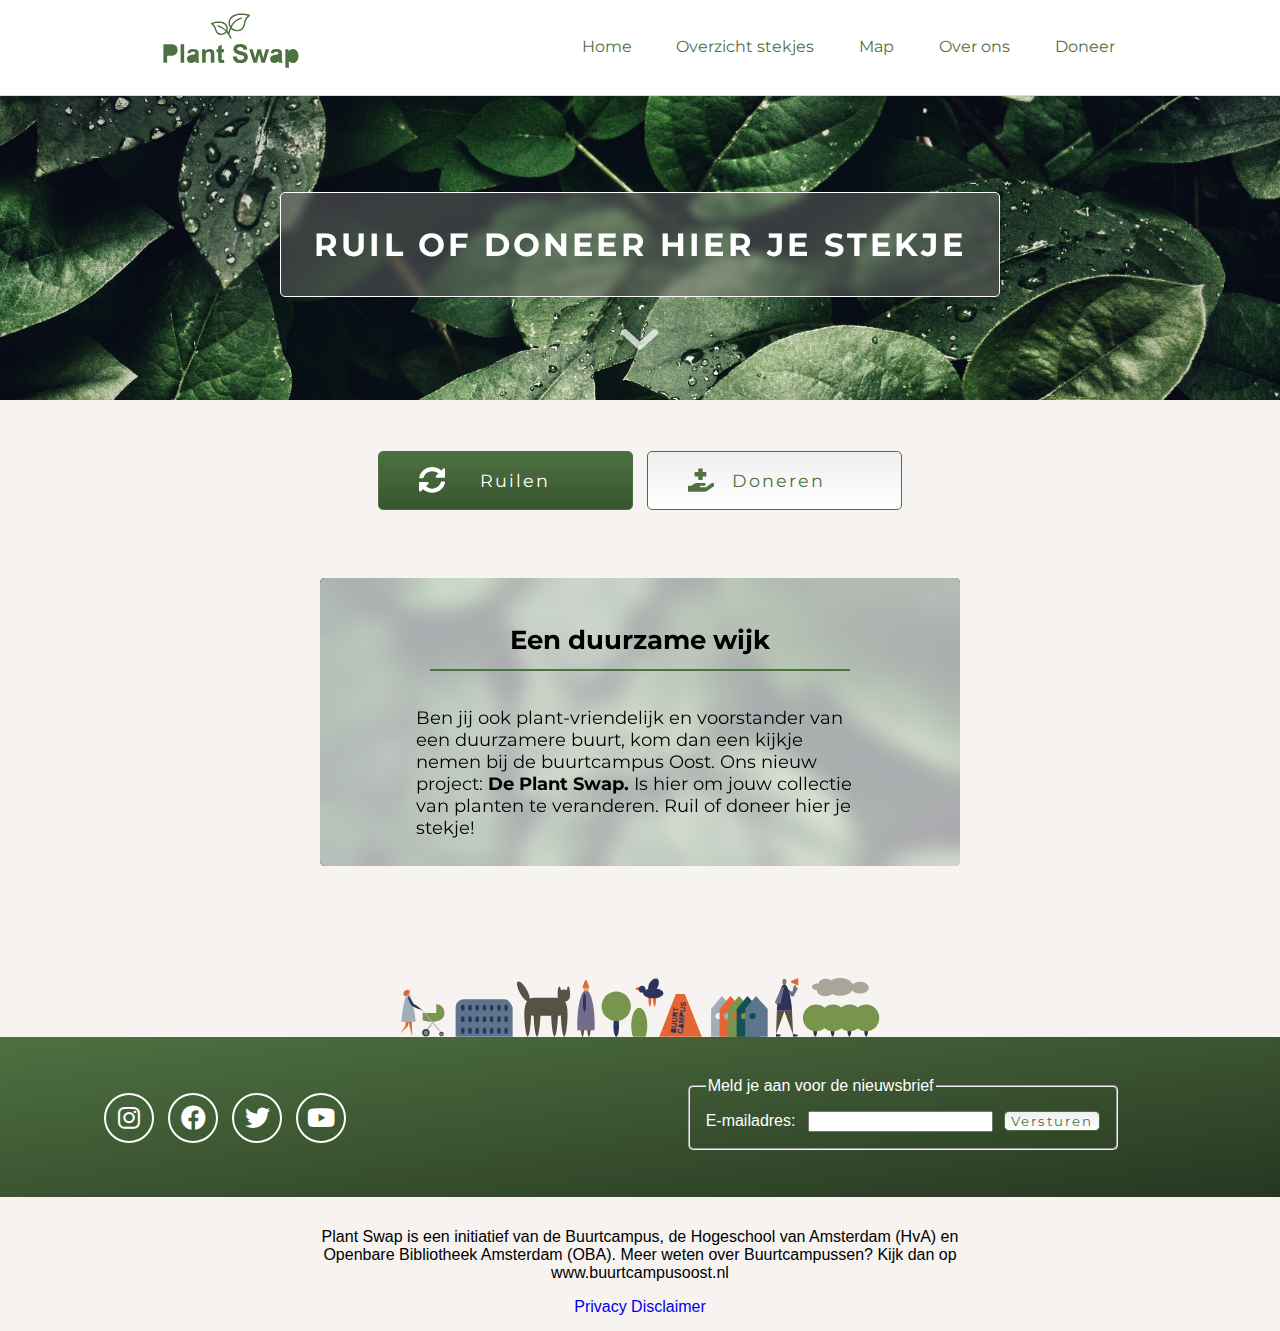
<file: index.html>
<!DOCTYPE html>
<html lang="en">

<head>
    <title>🌿Plant Swap - Home</title>
    <meta charset="UTF-8">
    <meta http-equiv="X-UA-Compatible" content="IE=edge">
    <meta name="viewport" content="width=device-width, initial-scale=1.0">
    <link rel="stylesheet" href="./styles/style.css">
    <link rel="stylesheet" href="./styles/overview.css">
    <link rel="stylesheet" href="./assets/fontawesome-free-6.2.1-web/css/all.css">
    <link rel="stylesheet" href="https://fonts.google.com/specimen/Montserrat">
</head>

<body>
<header>
    <nav>
        <div class="nav-container"> 
            <a href="index.html"> <img  class="logo" src="./assets//icons/plantswap-logo-green.svg" alt="plant swap logo"></a>
            <div class="nav-list">
                <ul class="nav-ul">
                    <li class="nav-item">
                        <a href="index.html" class="nav-link"> Home </a>
                    </li>
                    <li class="nav-item">
                        <a href="overview.html" class="nav-link"> Overzicht stekjes </a>
                    </li>
                    <li class="nav-item">
                        <a href="map.html" class="nav-link"> Map </a>
                    </li>
                    <li class="nav-item">
                        <a href="about-us.html" class="nav-link"> Over ons </a>
                    </li>
                    <li class="nav-item">
                        <a href="donate.html" class="nav-link"> Doneer </a>
                    </li>
                </ul>
            </div>
        </div>
    </nav>
    <div class="header-bottom">  
        <h1 class="header-h1 header-home">RUIL OF DONEER HIER JE STEKJE</h1>
        <img class="arrow-icon" src="./assets//icons/down-icon.svg" alt="arrow icon">
    </div>
    <div class="btn-container">
        <ul class="btn-list">
            <li class="btn-li">
                <a href="overzicht.html" class="btn-header btn-primary btn-all"> 
                    <svg class="icon-svg ruil-svg" width="24" height="24" viewBox="0 0 26 26" fill="none" xmlns="http://www.w3.org/2000/svg">
                        <path d="M19.0135 6.42277C17.3748 4.92207 15.2482 4.09943 12.992 4.10138C8.93173 4.10487 5.42645 6.82767 4.45863 
                        10.6046C4.38818 10.8796 4.13772 11.0737 3.84789 11.0737H0.844109C0.451069 11.0737 0.152488 10.7248 0.225194 10.347C1.35939 
                        4.45636 6.64746 0 13 0C16.4832 0 19.6463 1.33992 21.9802 3.52129L23.8524 1.69028C24.6449 0.915172 26 1.46414 26 2.56034V9.43318C26 
                        10.1127 25.4368 10.6636 24.7419 10.6636H17.7146C16.5938 10.6636 16.0325 9.33829 16.825 8.56312L19.0135 6.42277ZM1.25806 14.765H8.28535C9.40618 14.765 9.96749 16.0903 9.17496 16.8655L6.98645 19.0059C8.62519 20.5066 10.752 21.3292 13.0082 21.3272C17.0664 21.3237 20.5731 18.6027 21.5414 14.824C21.6118 14.5491 21.8623 14.3549 22.1521 14.3549H25.1559C25.549 14.3549 25.8476 14.7039 25.7749 15.0817C24.6406 20.9722 19.3525 25.4286 13 25.4286C9.51684 25.4286 6.3537 24.0887 4.01978 21.9073L2.14762 23.7383C1.35509 24.5134 0 23.9644 0 22.8682V15.9954C0 15.3158 0.563246 14.765 1.25806 14.765Z" fill="white"/>
                        </svg>
                        
                    <span>Ruilen</span>
                </a>
            </li>
            <li class="btn-li">
                <a href="doneer.html" class="btn-header btn-secondary btn-all">
                    <svg class="icon-svg" width="24" height="24"  viewBox="0 0 57 51" xmlns="http://www.w3.org/2000/svg">
                        <path d="M15.8351 17.3066H22.1688V23.6C22.1688 24.0172 22.3356 24.4174 22.6326 24.7125C22.9295 
                        25.0075 23.3323 25.1733 23.7522 25.1733H30.0859C30.5058 25.1733 30.9085 25.0075 31.2055 24.7125C31.5024 
                        24.4174 31.6693 24.0172 31.6693 23.6V17.3066H38.0029C38.4229 17.3066 38.8256 17.1409 39.1226 16.8458C39.4195 16.5508 39.5863 16.1506 39.5863 15.7333V9.43998C39.5863 9.02271 39.4195 8.62253 39.1226 8.32747C38.8256 8.03241 38.4229 7.86665 38.0029 7.86665H31.6693V1.57333C31.6693 1.15606 31.5024 0.755874 31.2055 0.460818C30.9085 0.165761 30.5058 0 30.0859 0H23.7522C23.3323 0 22.9295 0.165761 22.6326 0.460818C22.3356 0.755874 22.1688 1.15606 22.1688 1.57333V7.86665H15.8351C15.4152 7.86665 15.0124 8.03241 14.7155 8.32747C14.4185 8.62253 14.2517 9.02271 14.2517 .43998V15.7333C14.2517 16.1506 14.4185 16.5508 14.7155 16.8458C15.0124 17.1409 15.4152 17.3066 15.8351 17.3066ZM56.231                          33.0704C55.9233 32.6537 55.5359 32.3014 55.0908 32.0338C54.6458 31.7663 54.1519 31.5887 53.6376 31.5113C53.1233 31.4339 
                        52.5987 31.4583 52.0939 31.5829C51.5891 31.7075 51.114 31.93 50.696 32.2375L38.853 40.9086H26.917C26.4971 40.9086 26.0944 40.7428 25.7974 40.4477C25.5005 40.1527 25.3336 39.7525 25.3336 39.3352C25.3336 38.918 25.5005 38.5178 25.7974 38.2227C26.0944 37.9277 26.4971 37.7619 26.917 37.7619H34.6599C36.2434 37.7619 37.7031 36.693 37.9623 35.1453C38.0389 34.6933 38.0153 34.2302  37.8933 33.7882C37.7713 33.3462 37.5538 32.936 37.2559 32.5861C36.958 32.2362 36.5869 31.955 36.1685 31.7622C35.7501 31.5694 5.2944 31.4695 34.8331 31.4696H18.999C16.3284 31.469 13.7388 32.3803 11.6638 34.0508L7.06203 37.7619H1.58341C1.16435 37.7647 0.763254 37.9314 0.466923 38.2258C0.170591 38.5203 0.00285177 38.9188 0 39.3352V48.7752C0.00285177 49.1916 0.170591 49.5901  0.466923 49.8846C0.763254 50.179 1.16435 50.3457 1.58341 50.3485H35.9237C38.1201 50.3433 40.2582 49.6454 42.0297 48.3553L55.3928 38.5643C56.2362 37.9455 56.7981 37.0196 56.9553 35.9896C57.1124 34.9596 56.8519 33.9098 56.231 33.0704V33.0704Z" />
                    </svg>       
                    <span>Doneren</span>
                </a>
            </li>
        </ul>
    </div>
</header>

<main>
    <section class="content-main">
        <div class="blur">
            <h2 class="h2-main">Een duurzame wijk</h2>
            <p class="koptext">
                Ben jij ook plant-vriendelijk en voorstander van een duurzamere buurt,
                kom dan een kijkje nemen bij de buurtcampus Oost. Ons nieuw project: <strong>De Plant Swap. </strong> 
                Is hier om jouw collectie van planten te veranderen. Ruil of doneer hier je stekje! 
            </p>
        </div>
    </section>
</main>

<footer>
    <div class="frame-footer-logo">
        <img class="footer-logo" src="./assets//icons/BuurtcampusFooter.svg" alt="Buurtcampus logo">
    </div>
    <section class="content-footer">
        <div class="socials-frame">
            <ul class="ul-socials">
                <li class="li-social">
                    <a class="social-icon" href="https://www.instagram.com/buurtcampus_oost/" target="_blank"><i class="fa-brands fa-instagram"></i></a>
                </li>
                <li class="li-social">
                    <a class="social-icon" href="https://www.facebook.com/buurtcampusoost/" target="_blank"><i class="fa-brands fa-facebook"></i></a>
                </li>
                <li class="li-social">
                    <a class="social-icon" href="https://twitter.com/buurtcampus/" target="_blank"><i class="fa-brands fa-twitter"></i></a>
                </li>
                <li class="li-social">
                    <a class="social-icon" href="https://www.youtube.com/channel/UCP4o6SLi_oy7sVsodrD3Fxw/" target="_blank"><i class="fa-brands fa-youtube"></i></a>
                </li>
            </ul>
        </div>
        <div class="containter-mail">
            <div class="mail-frame">
                <fieldset class="fieldset-footer">
                    <legend class="header-mail"> Meld je aan voor de nieuwsbrief</legend>
                    <label class="label-footer"> E-mailadres: </label>
                    <input name="subscriberEmail" type="email">
                    <input class="btn-all btn-secondary btn-versturen" type="button" value="Versturen">
                </fieldset>
            </div>
        </div>
    </section>
    <div class="footer-footer">
        <p>
            Plant Swap is een initiatief van de Buurtcampus, de Hogeschool van Amsterdam (HvA) en Openbare Bibliotheek Amsterdam (OBA). 
            Meer weten over Buurtcampussen? Kijk dan op www.buurtcampusoost.nl
        </p>
        <a href="/s/en-US/article?urlname=Privacy-Disclaimer-NW">Privacy Disclaimer</a>
    </div>
</footer>

</body>

</html>
</file>
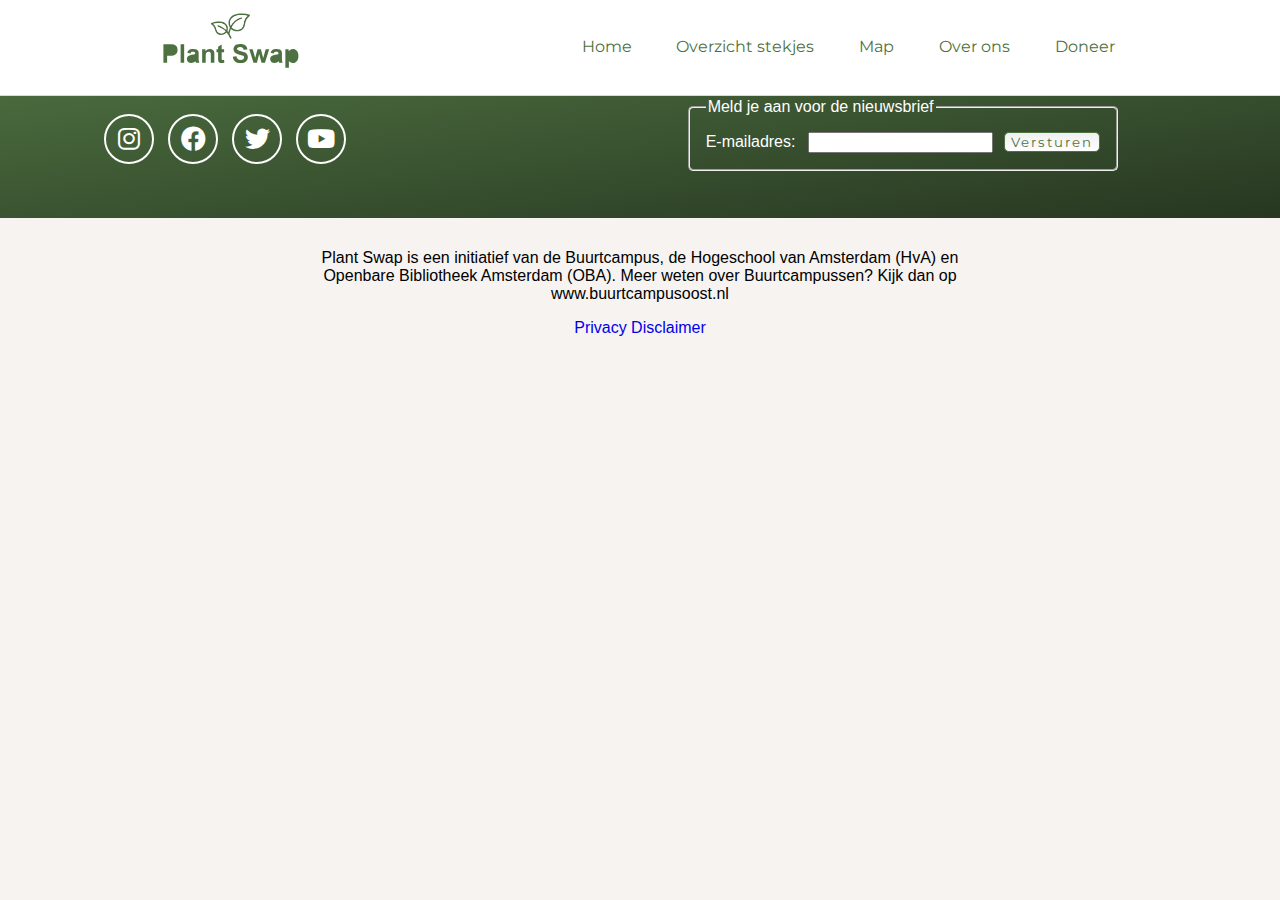
<file: about-us.html>
<!DOCTYPE html>
<html lang="en">
    <head>
        <title>🌿Plant Swap - Over ons</title>
        <meta charset="UTF-8">
        <meta http-equiv="X-UA-Compatible" content="IE=edge">
        <meta name="viewport" content="width=device-width, initial-scale=1.0">
        <link rel="stylesheet" href="./styles/style.css">
        <link rel="stylesheet" href="./assets/fontawesome-free-6.2.1-web/css/all.css">
        <link rel="stylesheet" href="https://fonts.google.com/specimen/Montserrat">
    </head>
<body>
    <header>
        <nav>
            <div class="nav-container"> 
                <a href="index.html"> <img  class="logo" src="./assets//icons/plantswap-logo-green.svg" alt="plant swap logo"></a>
                <div class="nav-list">
                    <ul class="nav-ul">
                        <li class="nav-item">
                            <a href="index.html" class="nav-link"> Home </a>
                        </li>
                        <li class="nav-item">
                            <a href="overview.html" class="nav-link"> Overzicht stekjes </a>
                        </li>
                        <li class="nav-item">
                            <a href="map.html" class="nav-link"> Map </a>
                        </li>
                        <li class="nav-item">
                            <a href="about-us.html" class="nav-link"> Over ons </a>
                        </li>
                        <li class="nav-item">
                            <a href="donate.html" class="nav-link"> Doneer </a>
                        </li>
                    </ul>
                </div>
            </div>
        </nav>
    </header>


    <footer>
        <div class="frame-footer-logo">
            <img class="footer-logo" src="./assets//icons/BuurtcampusFooter.svg" alt="Buurtcampus logo">
        </div>
        <section class="content-footer">
            <div class="socials-frame">
                <ul class="ul-socials">
                    <li class="li-social">
                        <a class="social-icon" href="https://www.instagram.com/buurtcampus_oost/" target="_blank"><i class="fa-brands fa-instagram"></i></a>
                    </li>
                    <li class="li-social">
                        <a class="social-icon" href="https://www.facebook.com/buurtcampusoost/" target="_blank"><i class="fa-brands fa-facebook"></i></a>
                    </li>
                    <li class="li-social">
                        <a class="social-icon" href="https://twitter.com/buurtcampus/" target="_blank"><i class="fa-brands fa-twitter"></i></a>
                    </li>
                    <li class="li-social">
                        <a class="social-icon" href="https://www.youtube.com/channel/UCP4o6SLi_oy7sVsodrD3Fxw/" target="_blank"><i class="fa-brands fa-youtube"></i></a>
                    </li>
                </ul>
            </div>
            <div class="containter-mail">
                <div class="mail-frame">
                    <fieldset class="fieldset-footer">
                        <legend class="header-mail"> Meld je aan voor de nieuwsbrief</legend>
                        <label class="label-footer"> E-mailadres: </label>
                        <input name="subscriberEmail" type="email">
                        <input class="btn-all btn-secondary btn-versturen" type="button" value="Versturen">
                    </fieldset>
                </div>
            </div>
        </section>
        <div class="footer-footer">
            <p>
                Plant Swap is een initiatief van de Buurtcampus, de Hogeschool van Amsterdam (HvA) en Openbare Bibliotheek Amsterdam (OBA). 
                Meer weten over Buurtcampussen? Kijk dan op www.buurtcampusoost.nl
            </p>
            <a href="/s/en-US/article?urlname=Privacy-Disclaimer-NW">Privacy Disclaimer</a>
        </div>
    </footer>
    
    </body>
    
    </html>
</file>
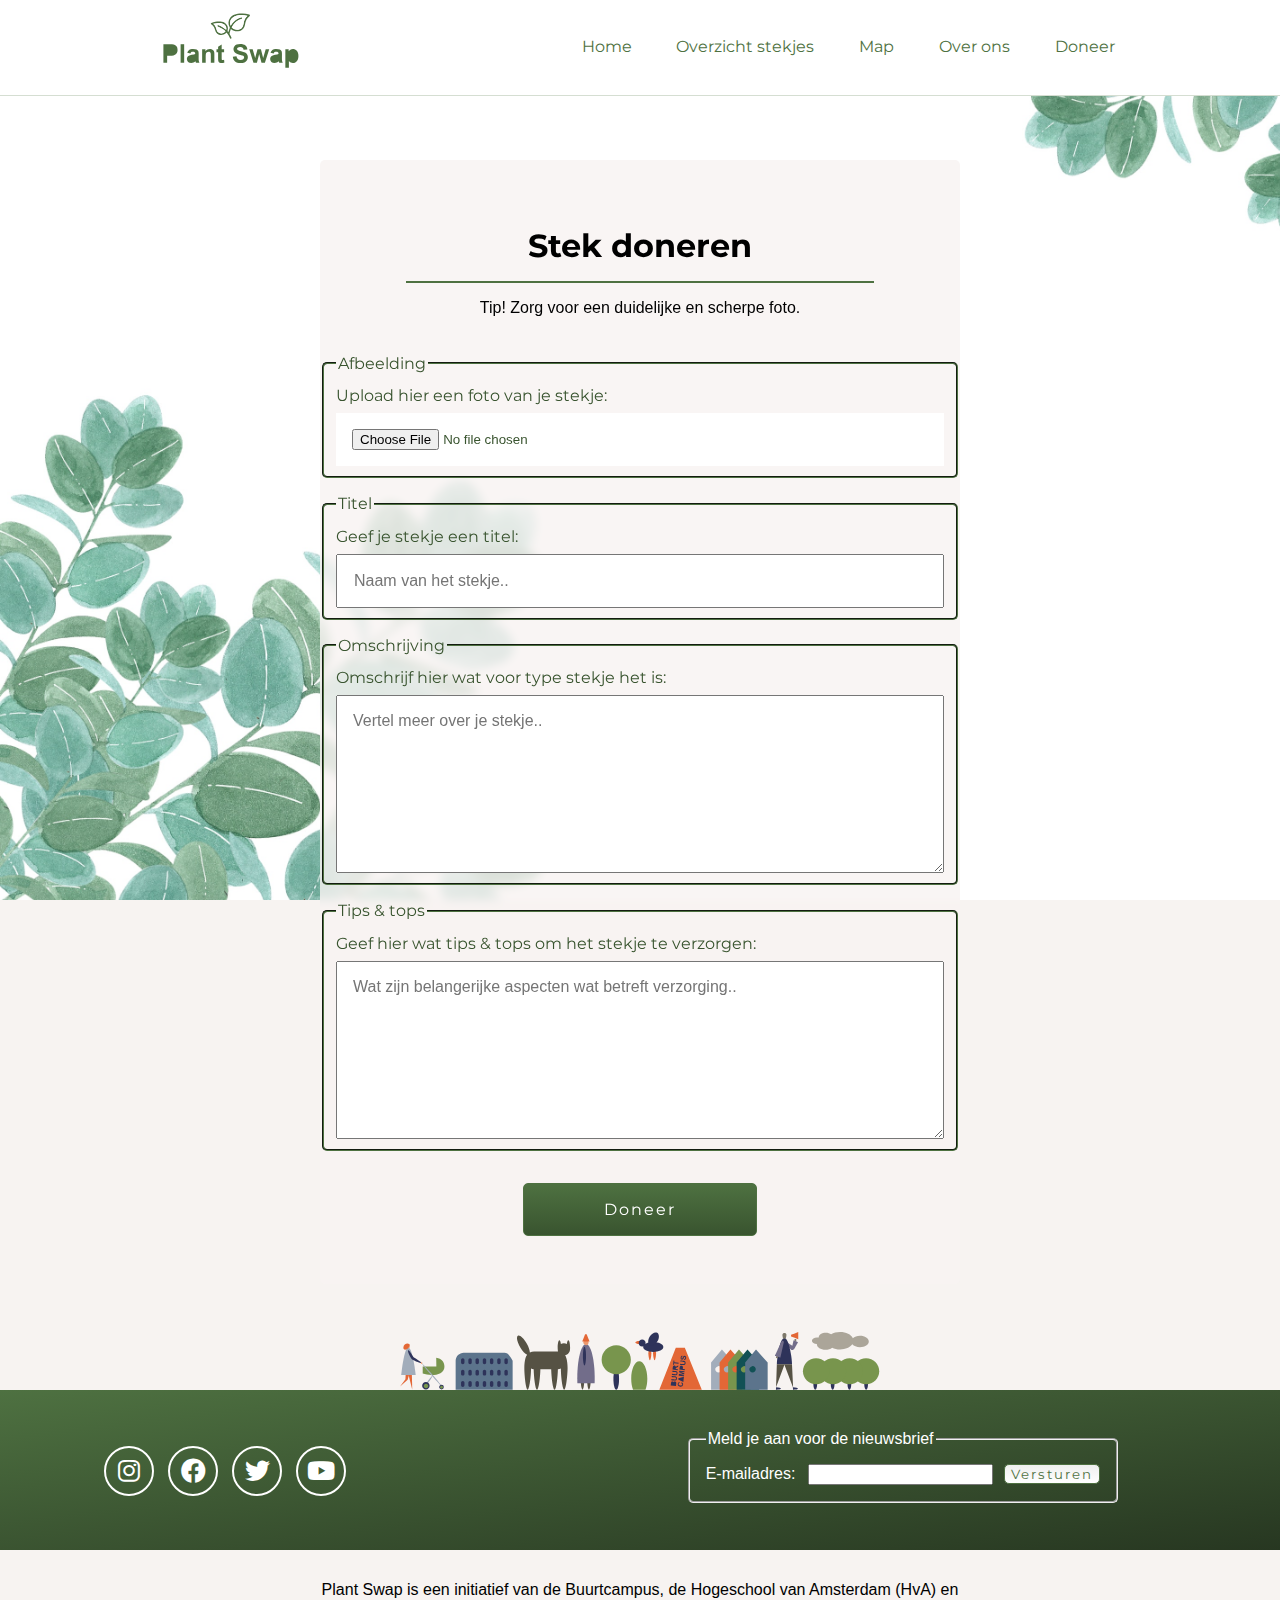
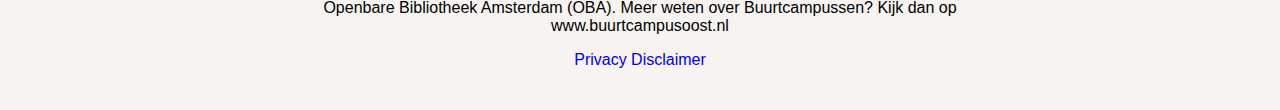
<file: donate.html>
<!DOCTYPE html>
<html lang="en">
<head>
    <title>🌿Plant Swap</title>
    <meta charset="UTF-8">
    <meta http-equiv="X-UA-Compatible" content="IE=edge">
    <meta name="viewport" content="width=device-width, initial-scale=1.0">
    <link rel="stylesheet" href="./styles/style.css">
    <link rel="stylesheet" href="./styles/form.css">
    <link rel="stylesheet" href="./assets/fontawesome-free-6.2.1-web/css/all.css">
    <link rel="stylesheet" href="https://fonts.google.com/specimen/Montserrat">
</head>

<body class="body-donate">

    <header>
        <nav>
            <div class="nav-container"> 
                <a href="index.html"> <img  class="logo" src="./assets//icons/plantswap-logo-green.svg" alt="plant swap logo"></a>
                <div class="nav-list">
                    <ul class="nav-ul">
                        <li class="nav-item">
                            <a href="index.html" class="nav-link"> Home </a>
                        </li>
                        <li class="nav-item">
                            <a href="overview.html" class="nav-link"> Overzicht stekjes </a>
                        </li>
                        <li class="nav-item">
                            <a href="map.html" class="nav-link"> Map </a>
                        </li>
                        <li class="nav-item">
                            <a href="about-us.html" class="nav-link"> Over ons </a>
                        </li>
                        <li class="nav-item">
                            <a href="donate.html" class="nav-link"> Doneer </a>
                        </li>
                    </ul>
                </div>
            </div>
        </nav>
    </header>

    <main class="main-donate">

        <div class="bg-form"> 
        <article class="container-form">

            <header class="header-donate">
                <h1 class="h1-donate">Stek doneren</h1>
                <p class="p-header-donate"> 
                    Tip! Zorg voor een duidelijke en scherpe foto.
                </p>
            </header>

            <form class="form-plantswap" action="" method="get">

                <fieldset class="fieldset-donate">
                    <legend>Afbeelding </legend>
                        <div class="box-input">
                            <label class="label-donate" for="text"> Upload hier een foto van je stekje:</label>
                            <div class="input-image">
                                <input type="file" accept="image/png, image/jpeg">
                            </div>
                        </div>
                </fieldset>

                <fieldset class="fieldset-donate">
                    <legend> Titel </legend>
                        <div class="box-input">
                            <label class="label-donate" for="name">Geef je stekje een titel: </label>
                            <input  class="input-donate" required="required" maxlength="54" placeholder="Naam van het stekje.." type="text" name="name">
                        </div>
                </fieldset>

                <fieldset class="fieldset-donate"> 
                    <legend> Omschrijving </legend>
                        <div class="box-input">
                            <label class="label-donate" for="text" >Omschrijf hier wat voor type stekje het is:</label>
                            <textarea class="texarea-donate" name="description" rows="8" required="required" cols="50" placeholder="Vertel meer over je stekje.."></textarea>
                        </div>
                </fieldset>
    
                <fieldset class="fieldset-donate"> 
                    <legend> Tips & tops</legend>
                        <div class="box-input">
                            <label class="label-donate" for="text" > Geef hier wat tips & tops om het stekje te verzorgen: </label>
                            <textarea class="texarea-donate" name="description" rows="8" required="required" cols="50" placeholder="Wat zijn belangerijke aspecten wat betreft verzorging.."></textarea>
                        </div>
                </fieldset>

                <div class="">
                    <input class="btn-all btn-primary btn-submit" href="" type="submit" value="Doneer">
                </div>
            </form>
        </article>


    <div class="frame-footer-logo footer-donate-logo">
        <img class="footer-logo" src="./assets//icons/BuurtcampusFooter.svg" alt="Buurtcampus logo">
    </div>
</div>
</main>
    <footer>

        <section class="content-footer">
            <div class="socials-frame">
                <ul class="ul-socials">
                    <li class="li-social">
                        <a class="social-icon" href="https://www.instagram.com/buurtcampus_oost/" target="_blank"><i class="fa-brands fa-instagram"></i></a>
                    </li>
                    <li class="li-social">
                        <a class="social-icon" href="https://www.facebook.com/buurtcampusoost/" target="_blank"><i class="fa-brands fa-facebook"></i></a>
                    </li>
                    <li class="li-social">
                        <a class="social-icon" href="https://twitter.com/buurtcampus/" target="_blank"><i class="fa-brands fa-twitter"></i></a>
                    </li>
                    <li class="li-social">
                        <a class="social-icon" href="https://www.youtube.com/channel/UCP4o6SLi_oy7sVsodrD3Fxw/" target="_blank"><i class="fa-brands fa-youtube"></i></a>
                    </li>
                </ul>
            </div>
            <div class="containter-mail">
                <div class="mail-frame">
                    <fieldset class="fieldset-footer">
                        <legend class="header-mail"> Meld je aan voor de nieuwsbrief</legend>
                        <label class="label-footer"> E-mailadres: </label>
                        <input name="subscriberEmail" type="email">
                        <input class="btn-all btn-secondary btn-versturen" type="button" value="Versturen">
                    </fieldset>
                </div>
            </div>
        </section>
        <div class="footer-footer">
            <p>
                Plant Swap is een initiatief van de Buurtcampus, de Hogeschool van Amsterdam (HvA) en Openbare Bibliotheek Amsterdam (OBA). 
                Meer weten over Buurtcampussen? Kijk dan op www.buurtcampusoost.nl
            </p>
            <a href="/s/en-US/article?urlname=Privacy-Disclaimer-NW">Privacy Disclaimer</a>
        </div>
    </footer>
    
    </body>
    
    </html>
</file>
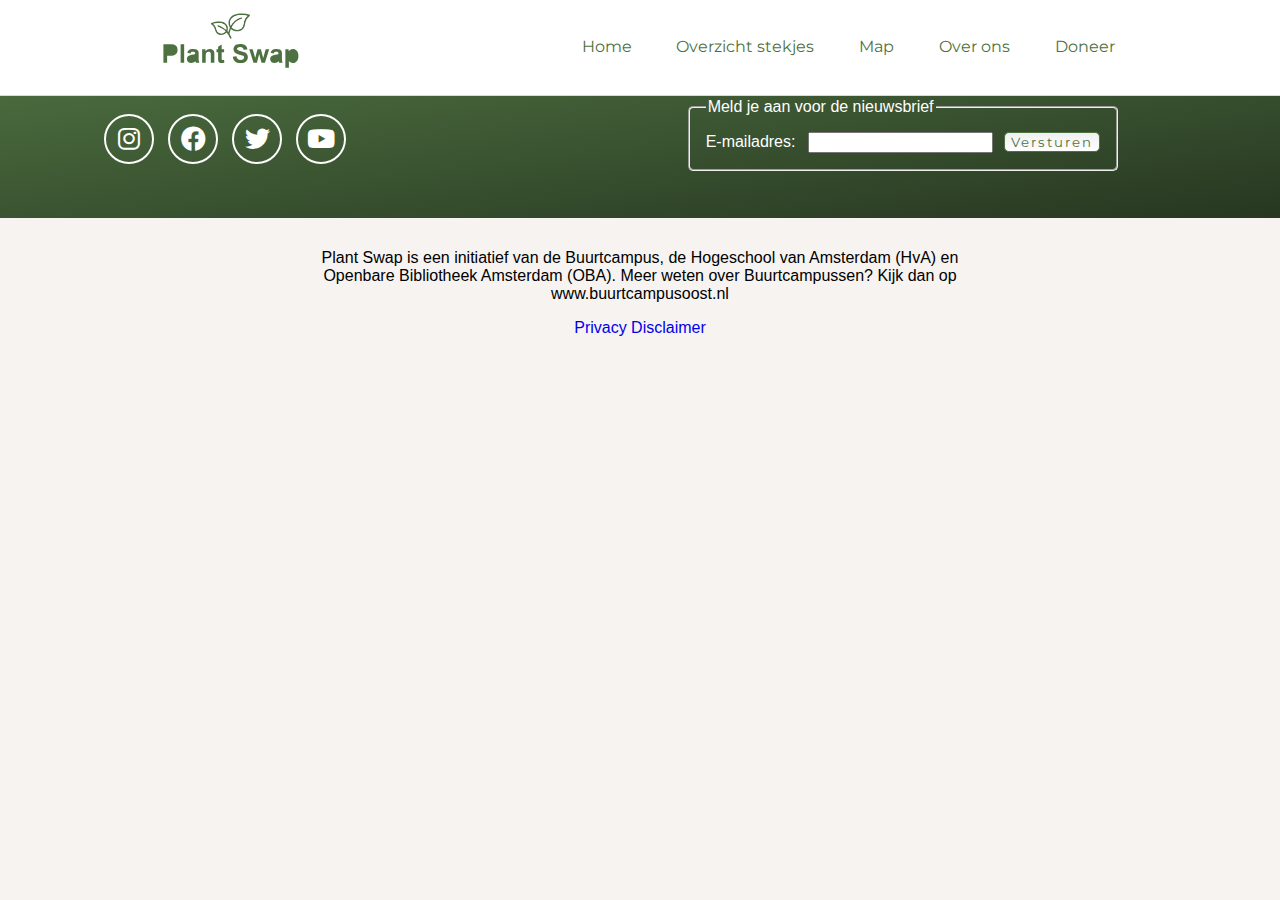
<file: map.html>
<!DOCTYPE html>
<html lang="en">
    <head>
        <title>🌿Plant Swap - Map</title>
        <meta charset="UTF-8">
        <meta http-equiv="X-UA-Compatible" content="IE=edge">
        <meta name="viewport" content="width=device-width, initial-scale=1.0">
        <link rel="stylesheet" href="./styles/style.css">
        <link rel="stylesheet" href="./assets/fontawesome-free-6.2.1-web/css/all.css">
        <link rel="stylesheet" href="https://fonts.google.com/specimen/Montserrat">
    </head>
<body>
    <header>
        <nav>
            <div class="nav-container"> 
                <a href="index.html"> <img  class="logo" src="./assets//icons/plantswap-logo-green.svg" alt="plant swap logo"></a>
                <div class="nav-list">
                    <ul class="nav-ul">
                        <li class="nav-item">
                            <a href="index.html" class="nav-link"> Home </a>
                        </li>
                        <li class="nav-item">
                            <a href="overview.html" class="nav-link"> Overzicht stekjes </a>
                        </li>
                        <li class="nav-item">
                            <a href="map.html" class="nav-link"> Map </a>
                        </li>
                        <li class="nav-item">
                            <a href="about-us.html" class="nav-link"> Over ons </a>
                        </li>
                        <li class="nav-item">
                            <a href="donate.html" class="nav-link"> Doneer </a>
                        </li>
                    </ul>
                </div>
            </div>
        </nav>
    </header>


    <footer>
        <div class="frame-footer-logo">
            <img class="footer-logo" src="./assets//icons/BuurtcampusFooter.svg" alt="Buurtcampus logo">
        </div>
        <section class="content-footer">
            <div class="socials-frame">
                <ul class="ul-socials">
                    <li class="li-social">
                        <a class="social-icon" href="https://www.instagram.com/buurtcampus_oost/" target="_blank"><i class="fa-brands fa-instagram"></i></a>
                    </li>
                    <li class="li-social">
                        <a class="social-icon" href="https://www.facebook.com/buurtcampusoost/" target="_blank"><i class="fa-brands fa-facebook"></i></a>
                    </li>
                    <li class="li-social">
                        <a class="social-icon" href="https://twitter.com/buurtcampus/" target="_blank"><i class="fa-brands fa-twitter"></i></a>
                    </li>
                    <li class="li-social">
                        <a class="social-icon" href="https://www.youtube.com/channel/UCP4o6SLi_oy7sVsodrD3Fxw/" target="_blank"><i class="fa-brands fa-youtube"></i></a>
                    </li>
                </ul>
            </div>
            <div class="containter-mail">
                <div class="mail-frame">
                    <fieldset class="fieldset-footer">
                        <legend class="header-mail"> Meld je aan voor de nieuwsbrief</legend>
                        <label class="label-footer"> E-mailadres: </label>
                        <input name="subscriberEmail" type="email">
                        <input class="btn-all btn-secondary btn-versturen" type="button" value="Versturen">
                    </fieldset>
                </div>
            </div>
        </section>
        <div class="footer-footer">
            <p>
                Plant Swap is een initiatief van de Buurtcampus, de Hogeschool van Amsterdam (HvA) en Openbare Bibliotheek Amsterdam (OBA). 
                Meer weten over Buurtcampussen? Kijk dan op www.buurtcampusoost.nl
            </p>
            <a href="/s/en-US/article?urlname=Privacy-Disclaimer-NW">Privacy Disclaimer</a>
        </div>
    </footer>
    
    </body>
    
    </html>
</file>
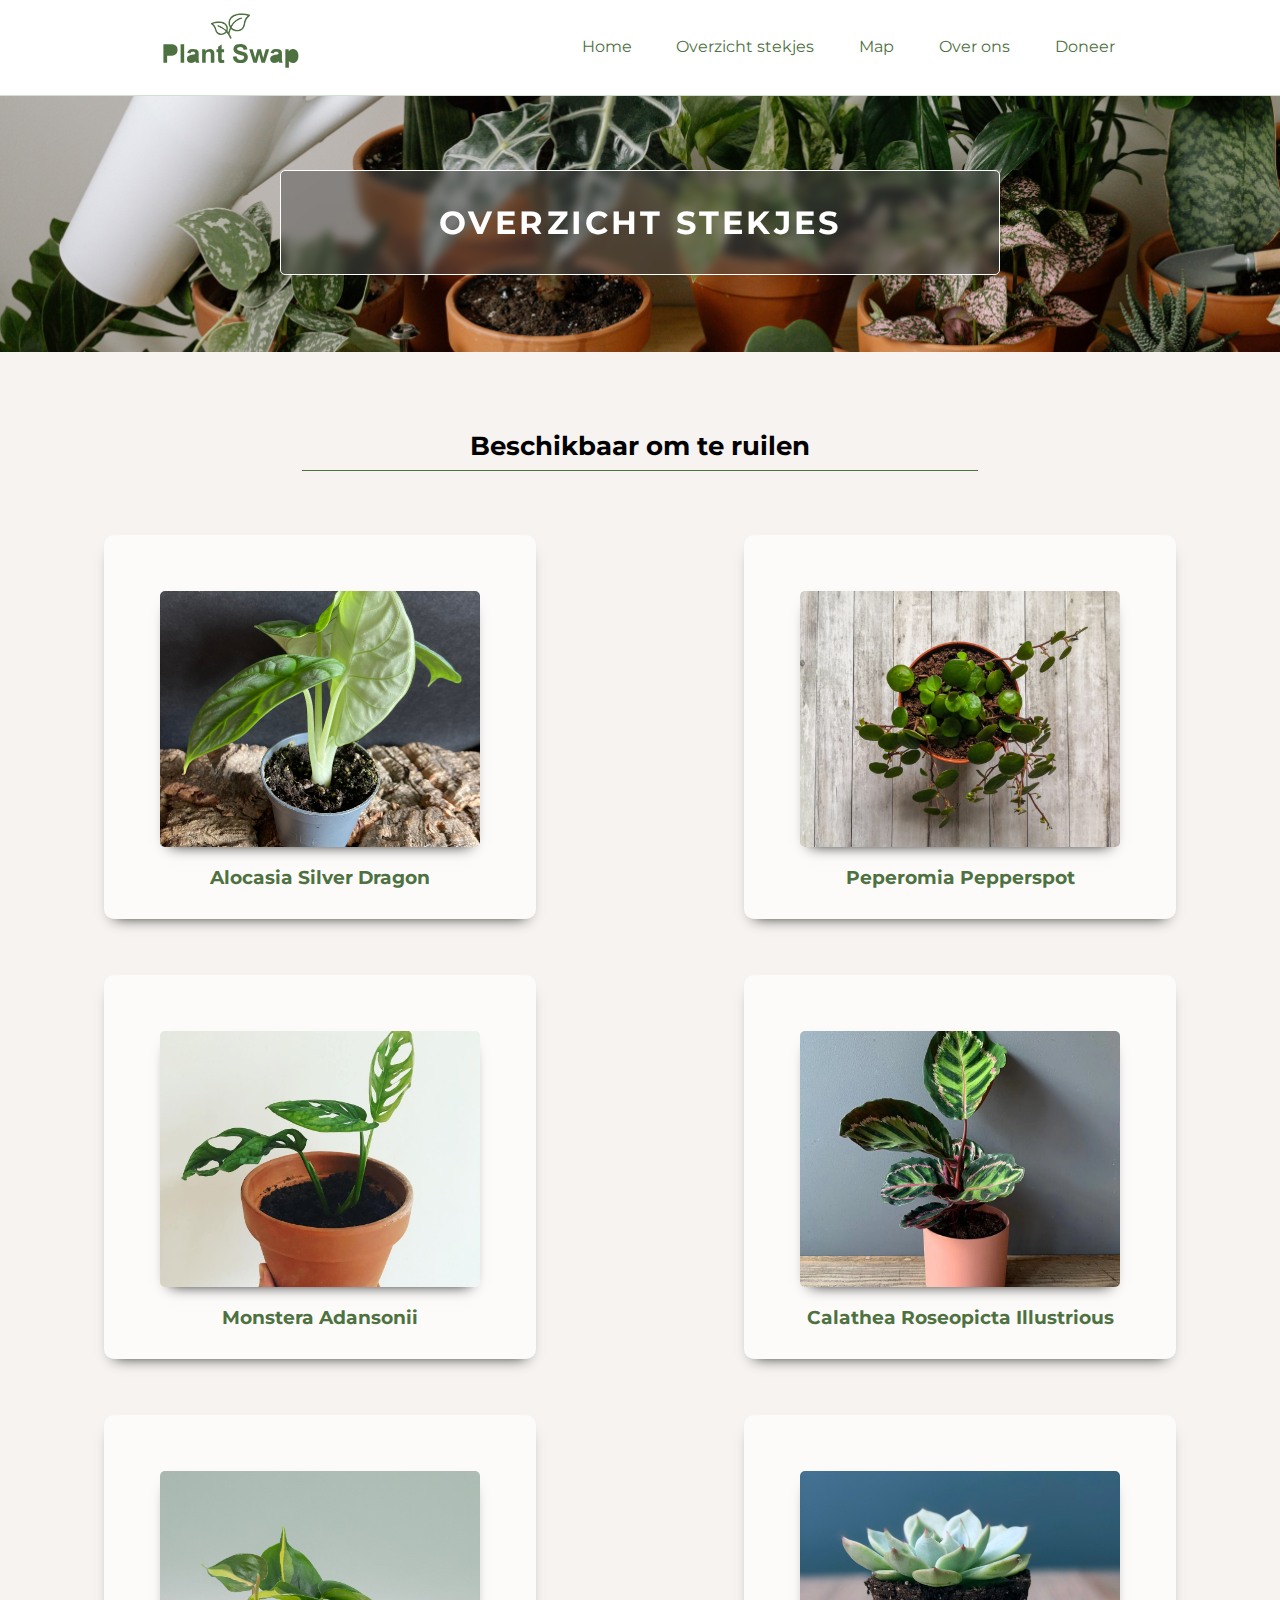
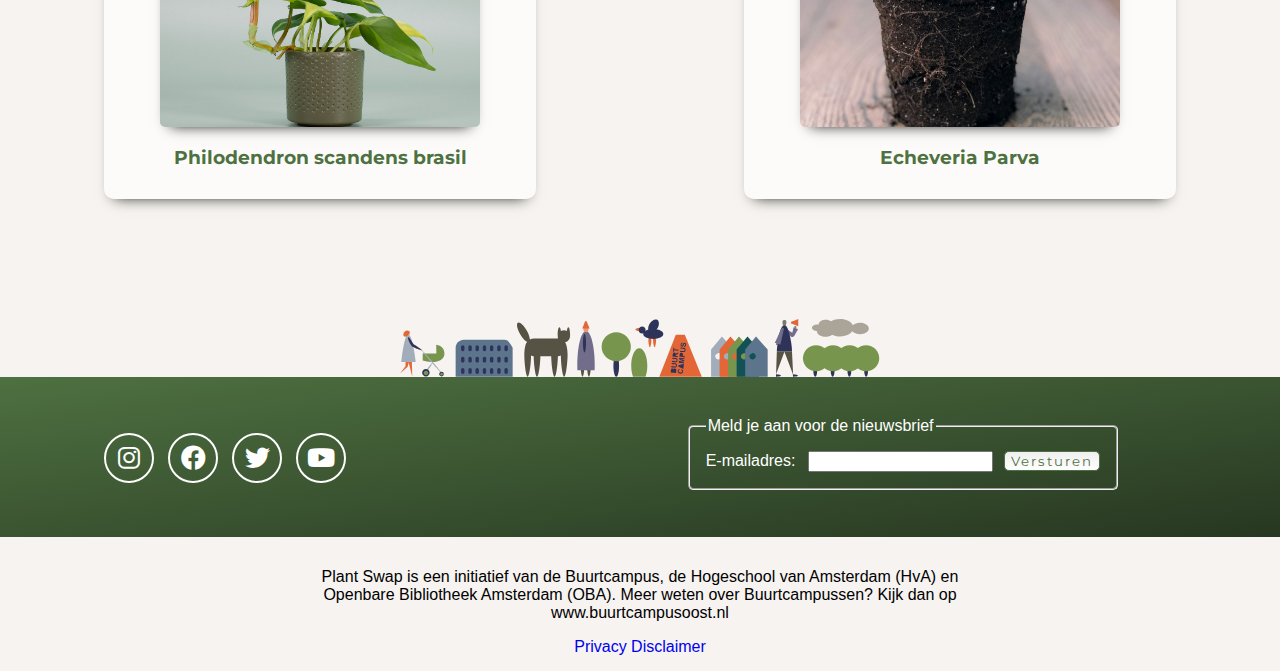
<file: overview.html>
<!DOCTYPE html>
<html lang="en">
<head>
    <title>🌿Plant Swap - Overzicht</title>
    <meta charset="UTF-8">
    <meta http-equiv="X-UA-Compatible" content="IE=edge">
    <meta name="viewport" content="width=device-width, initial-scale=1.0">
    <link rel="stylesheet" href="./styles/style.css">
    <link rel="stylesheet" href="./styles/overview.css">
    <link rel="stylesheet" href="./assets/fontawesome-free-6.2.1-web/css/all.css">
    <link rel="stylesheet" href="https://fonts.google.com/specimen/Montserrat">
</head>

<body>

    <header>
        <nav>
            <div class="nav-container"> 
                <a href="index.html"> <img  class="logo" src="./assets//icons/plantswap-logo-green.svg" alt="plant swap logo"></a>
                <div class="nav-list">
                    <ul class="nav-ul">
                        <li class="nav-item">
                            <a href="index.html" class="nav-link"> Home </a>
                        </li>
                        <li class="nav-item">
                            <a href="overview.html" class="nav-link"> Overzicht stekjes </a>
                        </li>
                        <li class="nav-item">
                            <a href="map.html" class="nav-link"> Map </a>
                        </li>
                        <li class="nav-item">
                            <a href="about-us.html" class="nav-link"> Over ons </a>
                        </li>
                        <li class="nav-item">
                            <a href="donate.html" class="nav-link"> Doneer </a>
                        </li>
                    </ul>
                </div>
            </div>
        </nav>
    </header>

    <main>
        <div class="overview-header-frame">  
            <h1 class="header-h1 header-overview">OVERZICHT STEKJES</h1>
        </div>

        <h2 class="h2-ruil">Beschikbaar om te ruilen</h2>
    
        <ul class="ul-overzicht">
            <li class="li-overzicht">
                <div class="li-bg">
                    <div class="li-blur"> 
                        <a class="a-overzicht" href="stek1.html">
                            <img class="stekje" src="./assets/plants/Alocasia.jpeg" alt="Stek Alocasia Silver Dragon"> 
                            <h3>Alocasia Silver Dragon</h3>
                        </a>
                    </div>
                </div>
            </li>
            <li class="li-overzicht">
                <div class="li-bg">
                    <div class="li-blur"> 
                        <a class="a-overzicht" href="stek2.html"> 
                            <img class="stekje" src="./assets/plants/peperomia.jpeg" alt="Stek Peperomia Pepperspot"> 
                            <h3>Peperomia Pepperspot</h3>
                        </a>
                    </div>
                </div>
            </li>
            <li class="li-overzicht">
                <div class="li-bg">
                    <div class="li-blur"> 
                        <a class="a-overzicht" href="stek3.html">
                            <img class="stekje" src="./assets/plants/Monstera.jpeg" alt="Stek Monstera Adansonii"> 
                            <h3>Monstera Adansonii</h3>
                        </a>
                    </div>
                </div>
            </li>
            <li class="li-overzicht">
                <div class="li-bg">
                    <div class="li-blur"> 
                        <a class="a-overzicht" href="stek4.html">
                            <img class="stekje" src="./assets/plants/calathea-1.png" alt="Stek Calathea Roseopicta Illustrious"> 
                            <h3>Calathea Roseopicta Illustrious</h3>
                        </a>
                    </div>
                </div>
            </li>
            <li class="li-overzicht">
                <div class="li-bg">
                    <div class="li-blur"> 
                        <a class="a-overzicht" href="stek5.html">
                            <img class="stekje" src="./assets/plants/philodendron-scandens-brasil.jpeg" alt="Stek Philodendron scandens brasil"> 
                            <h3>Philodendron scandens brasil</h3>
                        </a>
                    </div>
                </div>
            </li>
            <li class="li-overzicht">
                <div class="li-bg">
                    <div class="li-blur"> 
                        <a class="a-overzicht" href="stek6.html">
                            <img class="stekje" src="./assets/plants/EcheveriaParva.jpeg" alt="Stek Echeveria Parva"> 
                            <h3>Echeveria Parva</h3>
                        </a>
                    </div>
                </div>
            </li>
        </ul>
    </main>


    <footer>
        <div class="frame-footer-logo">
            <img class="footer-logo" src="./assets//icons/BuurtcampusFooter.svg" alt="Buurtcampus logo">
        </div>
        <section class="content-footer">
            <div class="socials-frame">
                <ul class="ul-socials">
                    <li class="li-social">
                        <a class="social-icon" href="https://www.instagram.com/buurtcampus_oost/" target="_blank"><i class="fa-brands fa-instagram"></i></a>
                    </li>
                    <li class="li-social">
                        <a class="social-icon" href="https://www.facebook.com/buurtcampusoost/" target="_blank"><i class="fa-brands fa-facebook"></i></a>
                    </li>
                    <li class="li-social">
                        <a class="social-icon" href="https://twitter.com/buurtcampus/" target="_blank"><i class="fa-brands fa-twitter"></i></a>
                    </li>
                    <li class="li-social">
                        <a class="social-icon" href="https://www.youtube.com/channel/UCP4o6SLi_oy7sVsodrD3Fxw/" target="_blank"><i class="fa-brands fa-youtube"></i></a>
                    </li>
                </ul>
            </div>
            <div class="containter-mail">
                <div class="mail-frame">
                    <fieldset class="fieldset-footer">
                        <legend class="header-mail"> Meld je aan voor de nieuwsbrief</legend>
                        <label class="label-footer"> E-mailadres: </label>
                        <input name="subscriberEmail" type="email">
                        <input class="btn-all btn-secondary btn-versturen" type="button" value="Versturen">
                    </fieldset>
                </div>
            </div>
        </section>
        <div class="footer-footer">
            <p>
                Plant Swap is een initiatief van de Buurtcampus, de Hogeschool van Amsterdam (HvA) en Openbare Bibliotheek Amsterdam (OBA). 
                Meer weten over Buurtcampussen? Kijk dan op www.buurtcampusoost.nl
            </p>
            <a href="/s/en-US/article?urlname=Privacy-Disclaimer-NW">Privacy Disclaimer</a>
        </div>
    </footer>
    
    </body>
    
    </html>
</file>
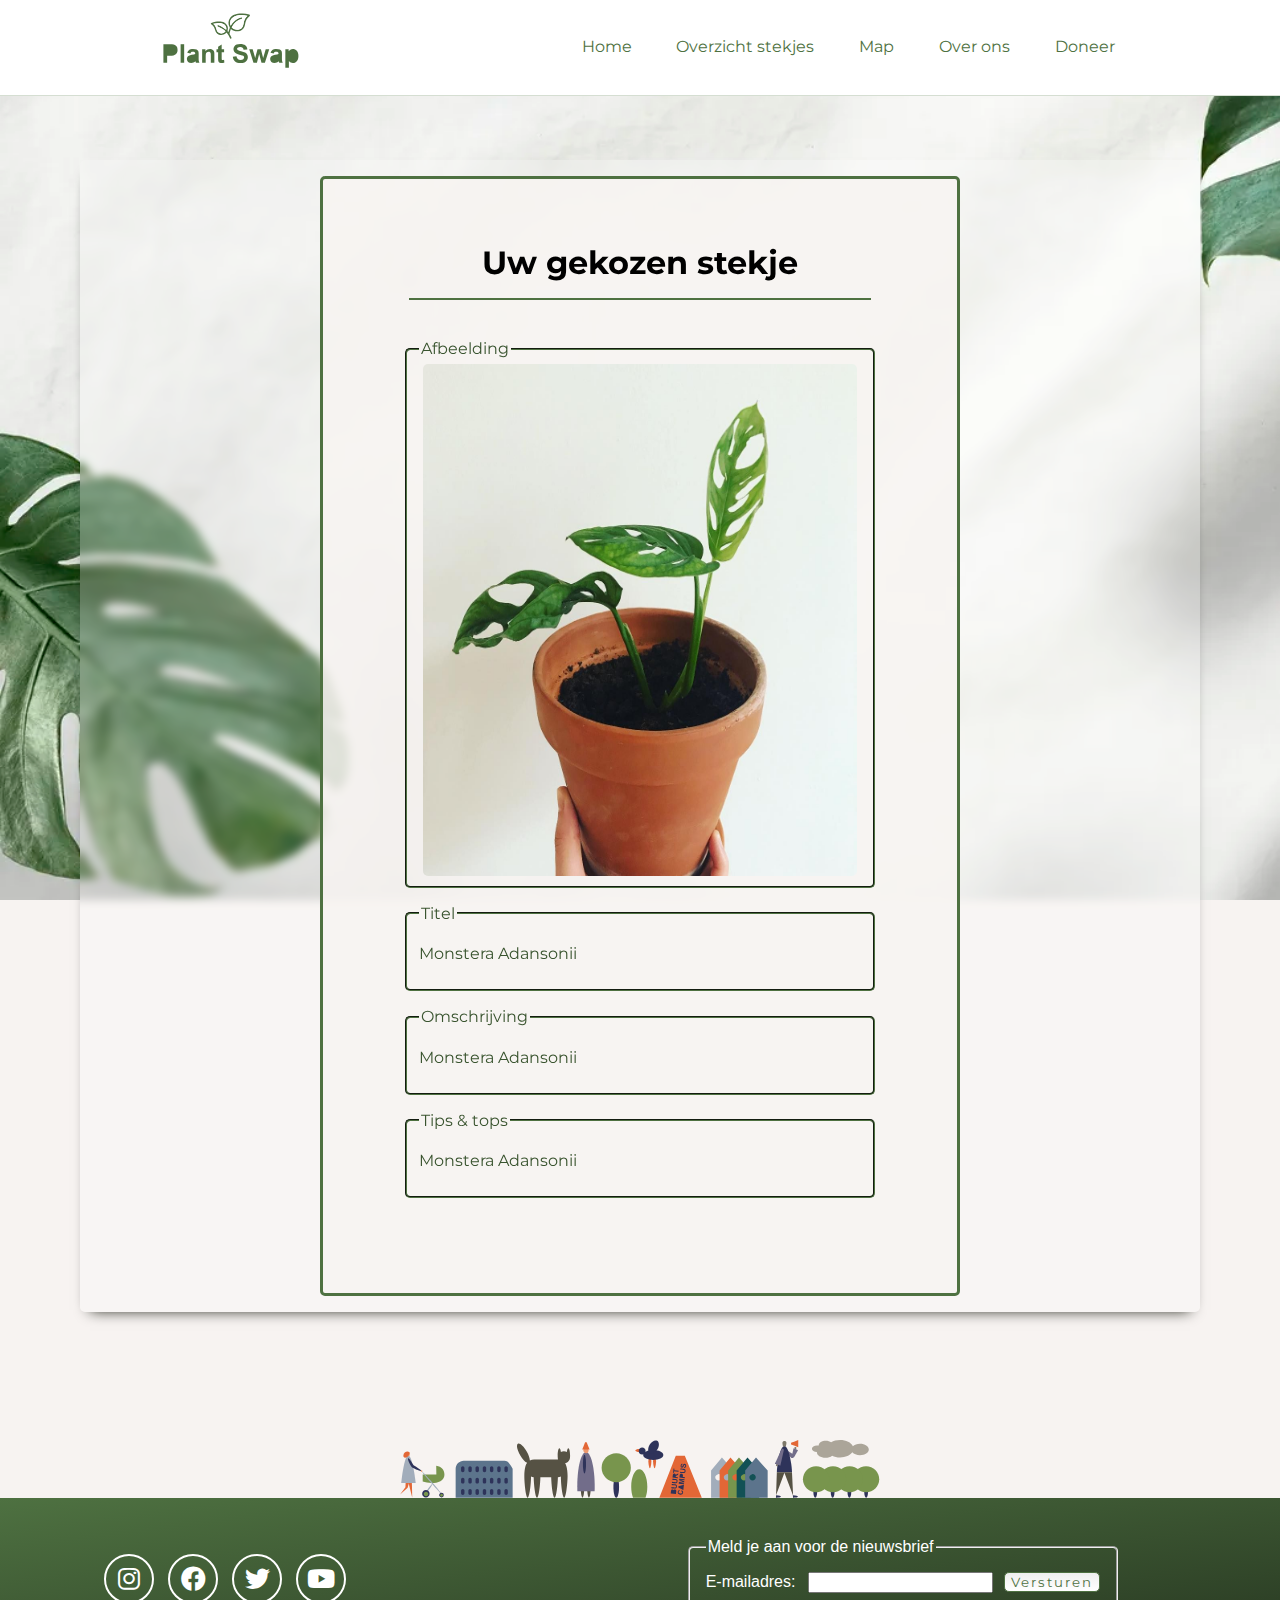
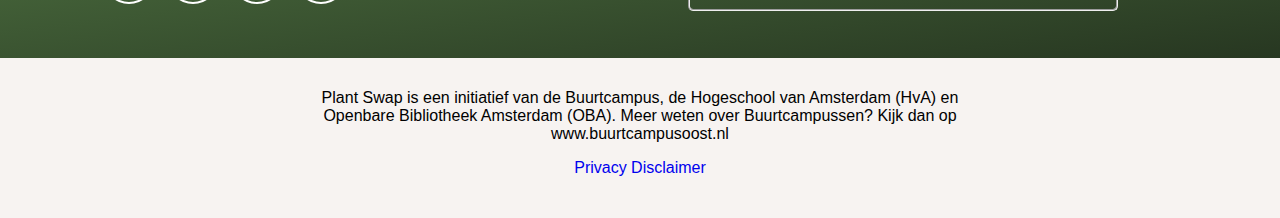
<file: plant.html>
<!DOCTYPE html>
<html lang="en">
    <head>
        <title>🌿Plant Swap - Stekje</title>
        <meta charset="UTF-8">
        <meta http-equiv="X-UA-Compatible" content="IE=edge">
        <meta name="viewport" content="width=device-width, initial-scale=1.0">
        <link rel="stylesheet" href="./styles/style.css">
        <link rel="stylesheet" href="./styles/plant.css">
        <link rel="stylesheet" href="./styles/donate.css">
        <link rel="stylesheet" href="./assets/fontawesome-free-6.2.1-web/css/all.css">
        <link rel="stylesheet" href="https://fonts.google.com/specimen/Montserrat">
        <link src="./scripts/script.js" defer>
    </head>
<body>
    <header class="header-plant">
        <nav>
            <div class="nav-container"> 
                <a href="index.html"> <img  class="logo" src="./assets//icons/plantswap-logo-green.svg" alt="plant swap logo"></a>
                <div class="nav-list">
                    <ul class="nav-ul">
                        <li class="nav-item">
                            <a href="index.html" class="nav-link"> Home </a>
                        </li>
                        <li class="nav-item">
                            <a href="overview.html" class="nav-link"> Overzicht stekjes </a>
                        </li>
                        <li class="nav-item">
                            <a href="map.html" class="nav-link"> Map </a>
                        </li>
                        <li class="nav-item">
                            <a href="about-us.html" class="nav-link"> Over ons </a>
                        </li>
                        <li class="nav-item">
                            <a href="donate.html" class="nav-link"> Doneer </a>
                        </li>
                    </ul>
                </div>
            </div>
        </nav>
    </header>

    <main class="main-plant">

        <div class="plant-container">
            <article class="plant-chosen plant-box">
                <header class="header-donate">
                    <h1 class="h1-donate">Uw gekozen stekje</h1>
                </header>
                <section class="section-plant">
                    <fieldset class="fieldset-donate">
                        <legend>Afbeelding </legend>
                        <img  class="img-plant" src="./assets/plants/Monstera.jpeg"  alt="Stekje: Monstera Adansonii">
                    </fieldset>
                    <fieldset class="fieldset-donate">
                        <legend> Titel </legend>
                        <p>
                            Monstera Adansonii
                        </p>
                    </fieldset>
                    <fieldset class="fieldset-donate"> 
                        <legend> Omschrijving </legend>
                        <p>
                            Monstera Adansonii
                        </p>
                    </fieldset>
                    <fieldset class="fieldset-donate"> 
                        <legend> Tips & tops </legend>
                        <p>
                            Monstera Adansonii
                        </p>
                    </fieldset>
                </section>
            </article>

            <article class="plant-exchange plant-box">
                <header class="header-donate">
                    <h1 class="h1-donate">Voeg hier uw stekje toe</h1>
                </header>
                <form class="form-plantswap plant-form" action="" method="get">
                    <fieldset class="fieldset-donate">
                        <legend>Afbeelding </legend>
                            <div class="box-input">
                                <label class="label-donate" for="text"> Upload hier een foto van je stekje:</label>
                                <div class="input-image">
                                    <input type="file" accept="image/png, image/jpeg">
                                </div>
                            </div>
                    </fieldset>
                    <fieldset class="fieldset-donate">
                        <legend> Titel </legend>
                            <div class="box-input">
                                <label class="label-donate" for="name">Geef je stekje een titel: </label>
                                <input  class="input-donate" required="required" maxlength="54" placeholder="Naam van het stekje.." type="text" name="name">
                            </div>
                    </fieldset>
                    <fieldset class="fieldset-donate"> 
                        <legend> Omschrijving </legend>
                            <div class="box-input">
                                <label class="label-donate" for="text" >Omschrijf hier wat voor type stekje het is:</label>
                                <textarea class="texarea-donate" name="description" rows="8" required="required" cols="50" placeholder="Vertel meer over je stekje.."></textarea>
                            </div>
                    </fieldset>
                    <fieldset class="fieldset-donate"> 
                        <legend> Tips & tops</legend>
                            <div class="box-input">
                                <label class="label-donate" for="text" > Geef hier wat tips & tops om het stekje te verzorgen: </label>
                                <textarea class="texarea-donate" name="description" rows="8" required="required" cols="50" placeholder="Wat zijn belangerijke aspecten wat betreft verzorging.."></textarea>
                            </div>
                    </fieldset>
                    <div class="">
                        <input class="btn-all btn-primary btn-submit" href="" type="submit" value="Klik hier om te ruilen">
                    </div>
                </form>
            </article>
        </div>

        <div class="frame-footer-logo footer-donate-logo">
            <img class="footer-logo" src="./assets//icons/BuurtcampusFooter.svg" alt="Buurtcampus logo">
        </div>
    </main>

    <footer>

        <section class="content-footer">
            <div class="socials-frame">
                <ul class="ul-socials">
                    <li class="li-social">
                        <a class="social-icon" href="https://www.instagram.com/buurtcampus_oost/" target="_blank"><i class="fa-brands fa-instagram"></i></a>
                    </li>
                    <li class="li-social">
                        <a class="social-icon" href="https://www.facebook.com/buurtcampusoost/" target="_blank"><i class="fa-brands fa-facebook"></i></a>
                    </li>
                    <li class="li-social">
                        <a class="social-icon" href="https://twitter.com/buurtcampus/" target="_blank"><i class="fa-brands fa-twitter"></i></a>
                    </li>
                    <li class="li-social">
                        <a class="social-icon" href="https://www.youtube.com/channel/UCP4o6SLi_oy7sVsodrD3Fxw/" target="_blank"><i class="fa-brands fa-youtube"></i></a>
                    </li>
                </ul>
            </div>
            <div class="containter-mail">
                <div class="mail-frame">
                    <fieldset class="fieldset-footer">
                        <legend class="header-mail"> Meld je aan voor de nieuwsbrief</legend>
                        <label class="label-footer"> E-mailadres: </label>
                        <input name="subscriberEmail" type="email">
                        <input class="btn-all btn-secondary btn-versturen" type="button" value="Versturen">
                    </fieldset>
                </div>
            </div>
        </section>
        <div class="footer-footer">
            <p>
                Plant Swap is een initiatief van de Buurtcampus, de Hogeschool van Amsterdam (HvA) en Openbare Bibliotheek Amsterdam (OBA). 
                Meer weten over Buurtcampussen? Kijk dan op www.buurtcampusoost.nl
            </p>
            <a href="/s/en-US/article?urlname=Privacy-Disclaimer-NW">Privacy Disclaimer</a>
        </div>
    </footer>
    
    </body>
    
    </html>
</file>
<file: styles/style.css>
:root{
    --dark-green: #39542f;
    --green: #4E7141;
    --dark-orange: #be5717;
    --orange: #f26f20;
    --shadow: rgba(0,0,0,0.4);

}

* {
    box-sizing: border-box;
}

html {
    font-family: arial;
}

@font-face {
    font-family: Montserrat;
    src: url("../fonts/Montserrat/Montserrat-VariableFont_wght.ttf");
}

body{
    background-color: #f7f3f1;
    padding: 0;
    margin: 0;
}

/* ============================================= HEADER ============================================= */


/* NAVIGATIE */
nav {
    width: 100%;
    position: fixed;
    height: 6em;
    background-color: #ffff;
    border-bottom: solid 1px #4e71413c;
    z-index: 1000;
    margin: 0;
}

.nav-container{
    display: flex;
    align-items: center;
    justify-content: space-between;
    width: 80%;
    padding-right: 15px;
    padding-left: 15px;
    margin-right: auto;
    margin-left: auto;
}
.nav-list{
    display: flex;
    align-items: center;
}

.nav-ul{
    display: flex;
    list-style: none;
    margin-block-start: .5em;
    margin-block-end: .5em;
    margin-inline-start: 0px;
    margin-inline-end: 0px;
    padding-inline-start: 30px;
}

.nav-link, .nav-item{
    font-family: Montserrat;
    font-size: 1em;
    color: var(--green);
    cursor: pointer;
    padding: .7em;
    transition: transform .2s;
}

.nav-link:hover, .nav-item:hover{
    color: var(--orange);
    transform: scale(1.1);
}


a{
    text-decoration: none;
}

.logo
{   
    display: inline-block;
    width: 11rem;
    cursor: pointer;
}

.logo:hover{
    transform: scale(1.1);
    text-shadow: var(--shadow);
}

/* HEADER DECORATIE */

.header-bottom{
    background-image: url("../assets//backgrounds/leaves3.jpg");
    background-color: var(--orange);
    background-attachment: fixed;
    background-size: cover;
  
    padding: 1em;
    height: 25em;
}

.header-h1{
    background-color: rgba(111, 110, 110, 0.477);
    backdrop-filter: invert(70%);
    backdrop-filter: blur(5px);  
    -webkit-backdrop-filter: blur(10px);
    box-shadow: var(--shadow); 
    padding: 1em;
    letter-spacing: 0.1em;
    margin: 0 auto;
    display: block;
    align-items: center;
    justify-content: center;
    max-width: 45rem;
    border-radius: 5px;
    border: solid 1px #ffff;
}   

.header-home{
    margin-top: 5.5em;
}

h1{
    text-align: center;
    font-size:  32px;
    font-family: Montserrat, arial;
    margin-top: 2em;
    margin-bottom: 2em;
    color: white;
}

.arrow-icon{
    width: 3%;
    padding-top: 2em;
    display: block;
    align-items: center;
    margin: 0 auto;
}

/* BUTTONS RUIL/DONEER */

.btn-container{
    margin: 0 auto;
    max-width: 36rem;
}

.btn-list{
    display: flex;
    flex-wrap: nowrap;
    justify-content: center;
    list-style: none;
    padding: 0;
}

.btn-li{
    padding: 0;
}

.btn-header{
    display: flex;
    font-size: 1.1em;
    margin: 2em .4em 3em;
    padding: 15px 40px;
    width: 14.5em;
}

.btn-all:hover{
    color: #ffff;
    background-image: linear-gradient(to bottom ,var(--dark-orange), var(--orange));
    border: 1px solid var(--orange);
    transform: scale(1.1);
    box-shadow: 0 8px 13px -4px var(--shadow);
}

.btn-all{
    font-family: Montserrat, arial;
    color:  #ffff;
    letter-spacing: 2px;
    border-radius: 5px;
    align-items: center;
    border: 1px solid var(--green);
    transition: transform .3s;
}

.btn-primary{
    background-image:  linear-gradient(to top ,var(--dark-green), var(--green));
}

.btn-secondary{
    background-image: linear-gradient(to bottom , rgb(239, 239, 239),#ffff ) ;
    color: var(--green);
}

/* BUTTON ICON-SVG */

.btn-header:hover .icon-svg {
    fill: white !important;
}

.icon-svg {
    display: inline-block;
    fill: var(--green);
    width: 1.5em;
    height: 1.5em;
    margin-right: 1em;
    padding: 0;
    margin-left: 0;
}

.ruil-svg{
    margin-right: 2em;
}
/* ============================================= MAIN ============================================= */

.content-main{
    background-image: url(../assets/backgrounds/leaves3.jpg);
    background-repeat: no-repeat;
    background-attachment: fixed;
    background-position-y: -2vh;
    background-size:cover;
    display:flex;
    justify-content:center;
    align-items:center;
    height: 18em;
    width: 50%;
    margin: 0 auto;
    margin-bottom: 7em;
    border-radius: 5px;
}

.blur{
    width: 100%;
    height: 100%;
    backdrop-filter: invert(70%);
    background-color: rgba(255, 255, 255, 0.658);
    border-radius: 5px;
    backdrop-filter: blur(10px);  
    -webkit-backdrop-filter: blur(10px);
    padding: 20px 40px;
}

h2{
    font-size: 26px;
    font-family: Montserrat;
    display: block;
    justify-content: center;
    text-align: center;
    margin: 0 auto;
}

.h2-main{
    border-bottom: solid 2px;
    border-color: var(--green);
    padding-bottom: .5em;
    margin-left: 2.7em;
    margin-right: 2.7em;
    margin-top: 1em;
}
.koptext{
    max-width: 34em;
    font-size: 18px;
    font-family: Montserrat;
    padding-top: 1em;
    padding-bottom: 2em;
    width: 80%;
    margin-left: auto;
    margin-right: auto;

}

/* ============================================= FOOTER ============================================= */
footer{
    width: 100%;
    height: 20em;
}
.content-footer{
    width: 100%;
    background-color: var(--green);
    background-image:  linear-gradient(to bottom right,var(--green),#273721);
    height: 10em;
    display: flex;
    justify-content: space-between;
}

.frame-footer-logo{
    margin: 0;
    padding: 0;
}

.footer-logo{
    display: block;
    align-items: center;
    justify-content: center;
    margin: 0 auto;
    width: 30em;
}

.footer-footer{
    text-align: center;
    padding: 15px;
}

.socials-frame{
    display: flex;
    align-items: center;
    justify-content: center;
    height: 100%;
    width: 50%;
}

.ul-socials{
    display: flex;
    flex-wrap: nowrap;
    width: 80%;
    list-style: none;
    height: 5em;
}

.li-social .social-icon {
    display: block;
    margin-right: 14px;
    float: left;
    height: 50px !important;
    text-align: center;
    width: 50px !important;
    padding: 10px 8px;
    display: block;
    border: solid 2px #ffff;
    border-radius: 25px;
}

.li-social{
    margin-top: 1em;
}

.fa-brands{
    color: #ffff;
    font-size: 25px;
}

i:hover{
    color: var(--orange);
    font-size: 28px;
}

.container-mail{
    width: 50%;
}

.mail-frame{
    display: block;
    margin-top: 2.5em;
    margin-right: 10em;
}

.fieldset-footer{
    padding: 1em;
    color: white;
    border-radius: 5px;
}

.label-footer{
    margin-right: 0.5em;
}


.btn-versturen{
    margin-left: 0.5em;
}

.footer-footer{
    max-width: 45em;
    margin: 0 auto;
}
</file>
<file: styles/overview.css>
.overview-header-frame{
    background-image: url("../assets//backgrounds/leaves.jpg");
    background-color: var(--orange);
    background-attachment: fixed;
    background-size: cover;
    background-position-y: 65vh;
    padding: 1em;
    height: 22em;
}

.header-overview{
    background-color: rgba(77, 77, 77, 0.477);
    margin-top: 4.8em;
}

.h2-ruil{
    margin-top: 3em;
    border-bottom: solid 1px var(--green);
    width: 26em;
    padding-bottom: .3em;
}
.ul-overzicht{
    list-style: none; 
    padding: 0;
    display: flex;
    flex-wrap: wrap;
    margin: 0  auto;
    max-width: 95em;
    margin-top: 4em;
    margin-bottom: 4em;
}

.li-overzicht{
    text-align: center;
    padding: 2.5rem 2.5rem;
    max-height: 24rem;
    max-width: 36em;
    margin: 0 auto;
    display: block;
    text-align: center;
    margin-bottom: 3.5em;
    background-color:rgba(255, 255, 255, 0.638); 
    border-radius: 10px;
    box-shadow: 0 8px 14px -10px  rgb(10, 13, 0);
}

 /* .li-bg{ 
    border-radius: 5px;
    max-height: 22rem;
    max-width: 34em;
    padding: 10px 40px;
} */



.a-overzicht:hover img {
    box-shadow:  0em 0 1em   rgb(56, 56, 56);
    transform: scale(1.05);
}

.a-overzicht:hover h3{
    color: rgba(242, 111, 33, 1); 
    transform: scale(1.1);
}

.stekje{
    max-width: 30rem; min-width: 20rem;
    max-height: 16rem; min-height: 13rem;
    object-fit: cover;
    overflow: hidden;
    display: block;
    margin: 0 auto;
    margin: 1rem;
    border-radius: 5px;
    transition: transform .2s;
    box-shadow: 0 8px 14px -10px  rgb(0, 0, 0);
}

a{
    text-decoration: none;
    transition: transform .2s;      
}

.a-overzicht{
    color: var(--green);
    font-family: Montserrat;
}
</file>
<file: styles/form.css>
.header-donate{
    height: 6em;
}


.main-donate{
    margin: 0;
}


.bg-form{
    background-image: url(../assets/backgrounds/leaves6.jpg);
    background-color: var(--green);
    background-attachment: fixed;
    background-size: cover;
    padding-top: 10em;
}

.container-form{
    background-color: #f7f3f1cf;
    backdrop-filter: invert(70%);
    backdrop-filter: blur(5px);  
    -webkit-backdrop-filter: blur(10px);
    width: 50%;
    margin: 0 auto;
    padding: 0.1em 0em 3em;
    border-radius: 5px;
}

.h1-donate{
    color: black;
    border-bottom: solid 2px;
    margin-left: 2.7em;
    margin-right: 2.7em;
    padding-bottom: .5em;
    border-color: var(--green);
    margin-bottom: 0.5em;
}

.p-header-donate{
    text-align: center;
}

.form-plantswap{
    margin: 0 auto;
    display: block;
    width: 40em;
    margin-top: 2em;
}


.fieldset-donate{
    margin-bottom: 1em;
    font-family: Montserrat;
    color: var(--dark-green);
    border-radius: 5px;
    border-color: var(--green);
}

.box-input{
    display: flex;
    flex-direction: column;
    margin-top: 0.5em;
}

.label-donate{
    margin-bottom: .5em;
}

.input-image{
    background-color: #ffff;
    padding: 1em;
}

.btn-submit{
    padding: 1em 5em;
    display: block;
    margin: 0 auto;
    align-items: center;
    font-size: 16px;
    margin-top: 2em;
}

.input-donate, .texarea-donate{
    font-family: arial;
    color: rgb(0, 0, 0);
    font-size: 16px;
    padding: 1em;
}

.footer-donate-logo{
    background-color: rgba(255, 255, 255, 0);
    padding-top: 3em;
    width: 40%;
    margin: 0 auto;
}
</file>
<file: styles/plant.css>
.header-plant{
    height: 6em;
}

.main-plant{
    margin: 0;
    background-image: url(../assets/backgrounds/leaves7.jpg);
    background-color: var(--green);
    background-attachment: fixed;
    background-size: cover;
    padding-top: 3em;
}

.plant-container{
    height: 72em;
    background-color: rgba(255, 255, 255, 0.215);
    backdrop-filter: invert(70%);
    backdrop-filter: blur(5px);  
    -webkit-backdrop-filter: blur(10px);
    margin: 1em 5em 5em 5em;
    border-radius: 5px;
    box-shadow: 0 8px 14px -10px  rgb(10, 13, 0);
    display: flex;
    justify-content: center;
}

.plant-box{
    height: 70em;
    width: 40em;
    margin: 1em;
    background-color: #f7f3f1dc;
    border: solid var(--green);
    border-radius: 5px;
}

.plant-h1{
    margin: 1em;
}

.plant-exchange{
    display: none;
}

.plant-form{
    padding: 0em 5em 0em 5em;
}

.section-plant{
    padding: 0em 5em 1em 5em;
}

.img-plant{
    display: block;
    margin: 0 auto;
    align-items: center;
    width: 98%;
    height: 32em;
    border-radius: 5px;
}
</file>
<file: styles/donate.css>
.header-donate{
    height: 6em;
}


.main-donate{
    margin: 0;
}


.bg-form{
    background-image: url(../assets/backgrounds/leaves6.jpg);
    background-color: var(--green);
    background-attachment: fixed;
    background-size: cover;
    padding-top: 10em;
}

.container-form{
    background-color: #f7f3f1dc;
    backdrop-filter: invert(70%);
    backdrop-filter: blur(5px);  
    -webkit-backdrop-filter: blur(10px);
    width: 50%;
    margin: 0 auto;
    padding: 0.1em 0em 3em;
    border-radius: 5px;
}

.h1-donate{
    color: black;
    border-bottom: solid 2px;
    margin-left: 2.7em;
    margin-right: 2.7em;
    padding-bottom: .5em;
    border-color: var(--green);
    margin-bottom: 0.5em;
}

.p-header-donate{
    text-align: center;
}

.form-plantswap{
    margin: 0 auto;
    display: block;
    width: 40em;
}

.form-donate{
    margin-top: 2em;
}



.fieldset-donate{
    margin-bottom: 1em;
    font-family: Montserrat;
    color: var(--dark-green);
    border-radius: 5px;
    border-color: var(--green);
}

.box-input{
    display: flex;
    flex-direction: column;
    margin-top: 0.5em;
}

.label-donate{
    margin-bottom: .5em;
}

.input-image{
    background-color: #ffff;
    padding: 1em;
    border-radius: 5px;
}

.btn-submit{
    padding: 1em 5em;
    display: block;
    margin: 0 auto;
    align-items: center;
    font-size: 16px;
    margin-top: 2em;
}

.input-donate, .texarea-donate{
    font-family: arial;
    color: rgb(0, 0, 0);
    font-size: 16px;
    padding: 1em;
    border-style: none;
    border-radius: 5px;
}

.footer-donate-logo{
    background-color: rgba(255, 255, 255, 0);
    padding-top: 3em;
    width: 40%;
    margin: 0 auto;
}
</file>
